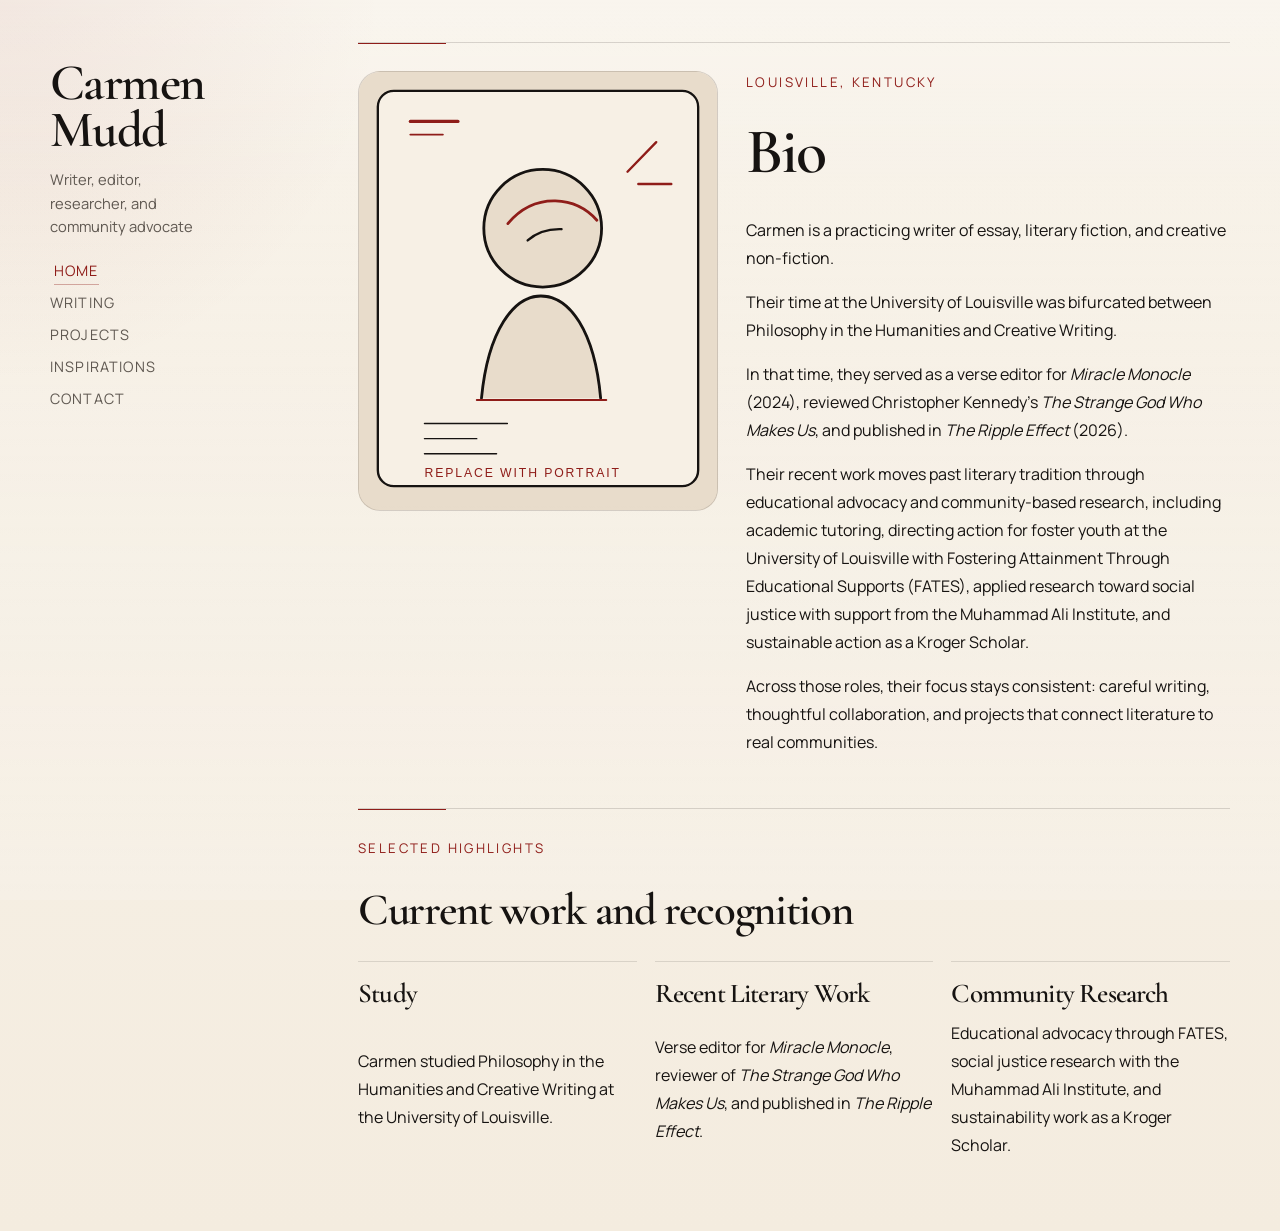
<file: index.html>
<!DOCTYPE html>
<html lang="en">
  <head>
    <meta charset="UTF-8" />
    <meta name="viewport" content="width=device-width, initial-scale=1.0" />
    <title>Carmen Mudd</title>
    <meta
      name="description"
      content="Carmen Mudd is a writer, editor, and researcher based in Louisville."
    />
    <link rel="preconnect" href="https://fonts.googleapis.com" />
    <link rel="preconnect" href="https://fonts.gstatic.com" crossorigin />
    <link
      href="https://fonts.googleapis.com/css2?family=Cormorant+Garamond:wght@400;500;600;700&family=Manrope:wght@400;500;600;700&display=swap"
      rel="stylesheet"
    />
    <link rel="stylesheet" href="styles.css" />
    <script defer src="site.js"></script>
  </head>
  <body data-page="home">
    <div class="page-shell">
      <aside class="site-rail">
        <div class="rail-inner">
          <a class="site-name" href="index.html">Carmen Mudd</a>
          <p class="site-role">Writer, editor, researcher, and community advocate</p>
          <nav class="site-nav" aria-label="Primary">
            <a href="index.html">Home</a>
            <a href="writing.html">Writing</a>
            <a href="projects.html">Projects</a>
            <a href="inspirations.html">Inspirations</a>
            <a href="contact.html">Contact</a>
          </nav>
        </div>
      </aside>

      <main class="page-main">
        <section class="hero reveal">
          <div class="media-card portrait-card">
            <img
              src="assets/home-portrait-placeholder.svg"
              alt="Sketch-inspired portrait placeholder"
            />
          </div>
          <div class="hero-copy">
            <p class="eyebrow">Louisville, Kentucky</p>
            <h1>Bio</h1>
            <p>
              Carmen is a practicing writer of essay, literary fiction, and
              creative non-fiction.
            </p>
            <p>
              Their time at the University of Louisville was bifurcated between
              Philosophy in the Humanities and Creative Writing.
            </p>
            <p>
              In that time, they served as a verse editor for
              <em>Miracle Monocle</em> (2024), reviewed Christopher Kennedy's
              <em>The Strange God Who Makes Us</em>, and published in
              <em>The Ripple Effect</em> (2026).
            </p>
            <p>
              Their recent work moves past literary tradition through educational
              advocacy and community-based research, including academic tutoring,
              directing action for foster youth at the University of Louisville with
              Fostering Attainment Through Educational Supports (FATES), applied
              research toward social justice with support from the Muhammad Ali
              Institute, and sustainable action as a Kroger Scholar.
            </p>
            <p>
              Across those roles, their focus stays consistent: careful writing,
              thoughtful collaboration, and projects that connect literature to real
              communities.
            </p>
          </div>
        </section>

        <section class="section reveal">
          <div class="section-heading">
            <p class="eyebrow">Selected Highlights</p>
            <h2>Current work and recognition</h2>
          </div>
          <div class="feature-grid">
            <article class="feature-card">
              <h3>Study</h3>
              <p>
                Carmen studied Philosophy in the Humanities and Creative Writing at
                the University of Louisville.
              </p>
            </article>
            <article class="feature-card">
              <h3>Recent Literary Work</h3>
              <p>
                Verse editor for <em>Miracle Monocle</em>, reviewer of
                <em>The Strange God Who Makes Us</em>, and published in
                <em>The Ripple Effect</em>.
              </p>
            </article>
            <article class="feature-card">
              <h3>Community Research</h3>
              <p>
                Educational advocacy through FATES, social justice research with
                the Muhammad Ali Institute, and sustainability work as a Kroger
                Scholar.
              </p>
            </article>
          </div>
        </section>
      </main>
    </div>
  </body>
</html>
</file>
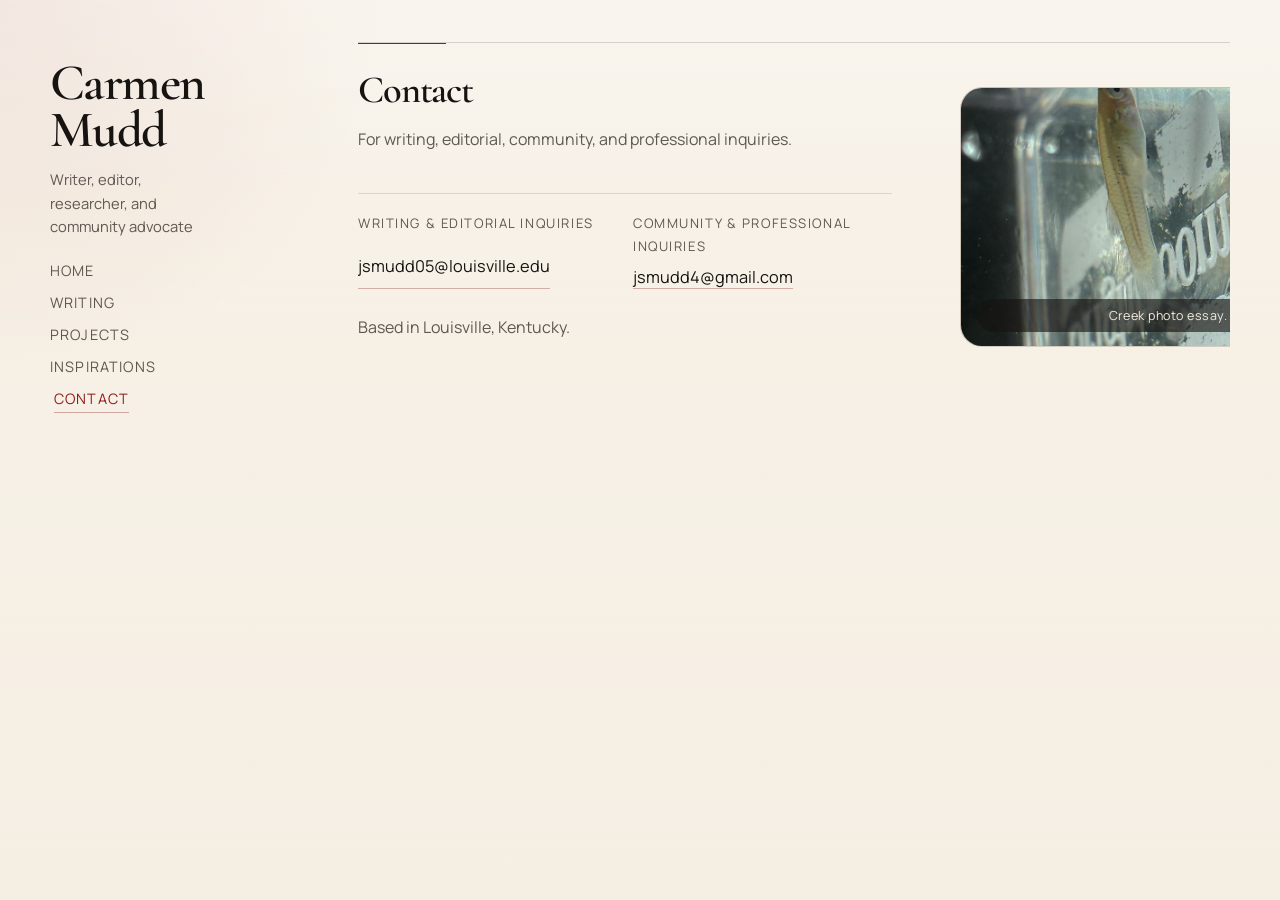
<file: contact.html>
<!DOCTYPE html>
<html lang="en">
  <head>
    <meta charset="UTF-8" />
    <meta name="viewport" content="width=device-width, initial-scale=1.0" />
    <title>Contact | Carmen Mudd</title>
    <meta
      name="description"
      content="Contact information for Carmen Mudd."
    />
    <link rel="preconnect" href="https://fonts.googleapis.com" />
    <link rel="preconnect" href="https://fonts.gstatic.com" crossorigin />
    <link
      href="https://fonts.googleapis.com/css2?family=Cormorant+Garamond:wght@400;500;600;700&family=Manrope:wght@400;500;600;700&display=swap"
      rel="stylesheet"
    />
    <link rel="stylesheet" href="styles.css" />
    <script defer src="site.js"></script>
  </head>
  <body data-page="contact">
    <div class="page-shell">
      <aside class="site-rail">
        <div class="rail-inner">
          <a class="site-name" href="index.html">Carmen Mudd</a>
          <p class="site-role">Writer, editor, researcher, and community advocate</p>
          <nav class="site-nav" aria-label="Primary">
            <a href="index.html">Home</a>
            <a href="writing.html">Writing</a>
            <a href="projects.html">Projects</a>
            <a href="inspirations.html">Inspirations</a>
            <a href="contact.html">Contact</a>
          </nav>
        </div>
      </aside>

      <main class="page-main">
        <section class="section section-with-media reveal">
          <div class="section-heading page-header-stack">
            <h1 class="page-title-minimal">Contact</h1>
            <p class="section-note">
              For writing, editorial, community, and professional inquiries.
            </p>
            <div class="header-content-block">
              <div class="contact-block">
                <div class="contact-grid">
                  <div class="contact-entry">
                    <p class="contact-label">Writing &amp; Editorial Inquiries</p>
                    <a class="contact-link" href="mailto:jsmudd05@louisville.edu">
                      jsmudd05@louisville.edu
                    </a>
                  </div>
                  <div class="contact-entry">
                    <p class="contact-label">Community &amp; Professional Inquiries</p>
                    <a class="contact-link" href="mailto:jsmudd4@gmail.com">
                      jsmudd4@gmail.com
                    </a>
                  </div>
                </div>
                <p class="contact-note">
                  Based in Louisville, Kentucky.
                </p>
              </div>
            </div>
          </div>
          <figure class="media-card landscape-card">
            <img
              src="assets/creek-shiner.jpg"
              alt="Bigeye shiner photographed in a clear container"
            />
            <figcaption>Creek photo essay.</figcaption>
          </figure>
        </section>
      </main>
    </div>
  </body>
</html>
</file>
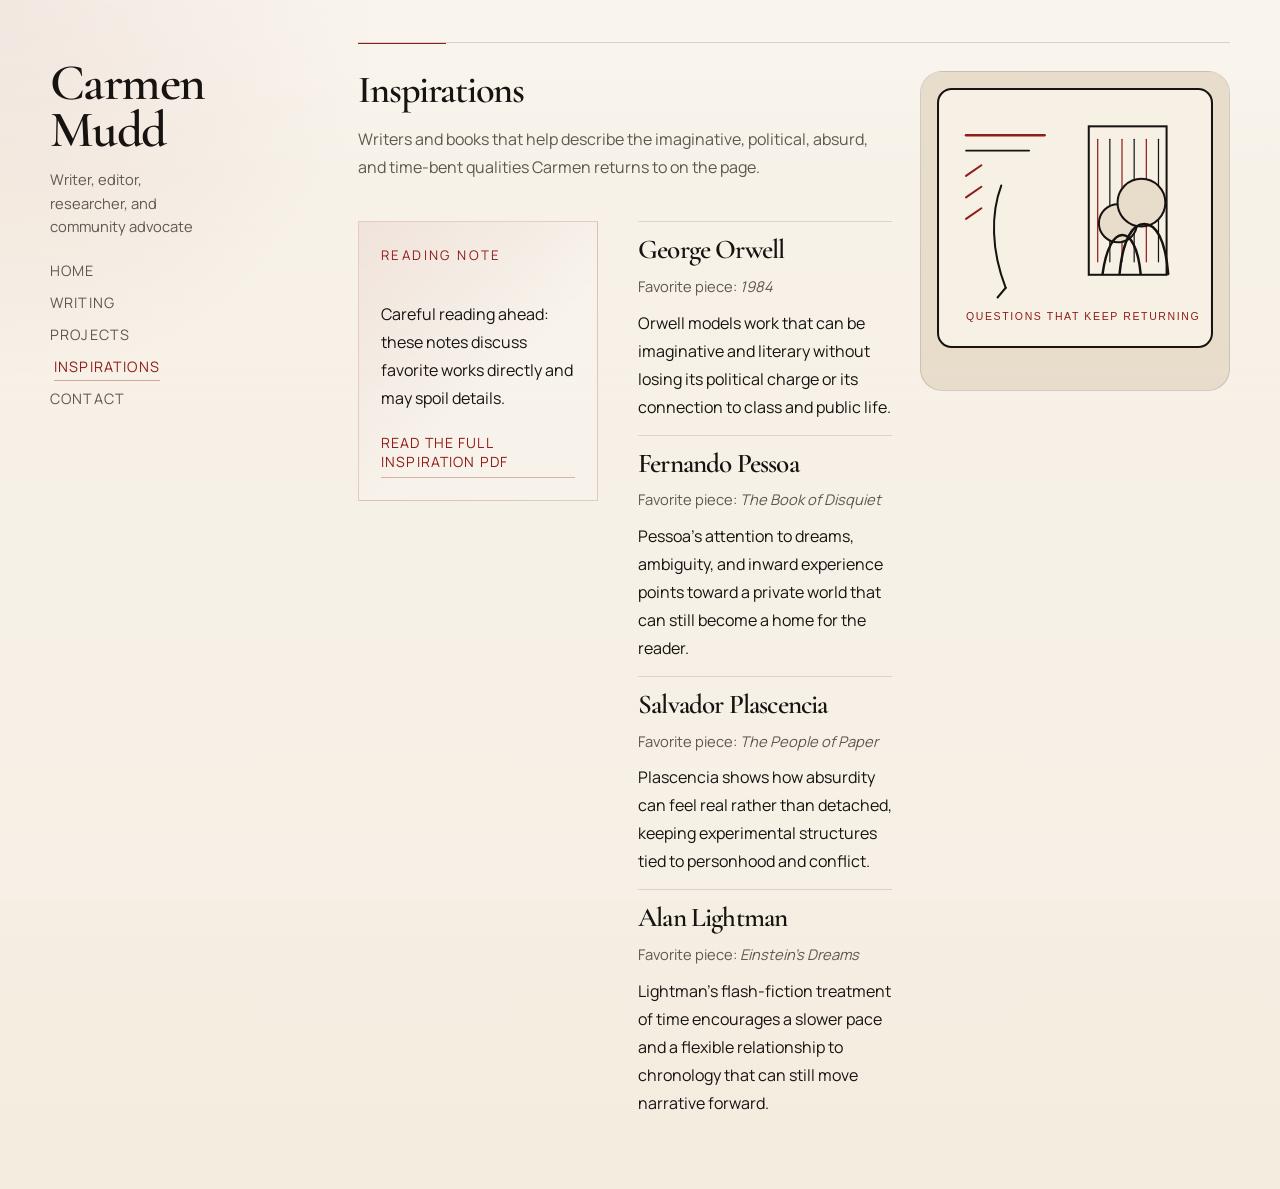
<file: inspirations.html>
<!DOCTYPE html>
<html lang="en">
  <head>
    <meta charset="UTF-8" />
    <meta name="viewport" content="width=device-width, initial-scale=1.0" />
    <title>Inspirations | Carmen Mudd</title>
    <meta
      name="description"
      content="Writers, books, and ideas that shape Carmen Mudd's work."
    />
    <link rel="preconnect" href="https://fonts.googleapis.com" />
    <link rel="preconnect" href="https://fonts.gstatic.com" crossorigin />
    <link
      href="https://fonts.googleapis.com/css2?family=Cormorant+Garamond:wght@400;500;600;700&family=Manrope:wght@400;500;600;700&display=swap"
      rel="stylesheet"
    />
    <link rel="stylesheet" href="styles.css" />
    <script defer src="site.js"></script>
  </head>
  <body data-page="inspirations">
    <div class="page-shell">
      <aside class="site-rail">
        <div class="rail-inner">
          <a class="site-name" href="index.html">Carmen Mudd</a>
          <p class="site-role">Writer, editor, researcher, and community advocate</p>
          <nav class="site-nav" aria-label="Primary">
            <a href="index.html">Home</a>
            <a href="writing.html">Writing</a>
            <a href="projects.html">Projects</a>
            <a href="inspirations.html">Inspirations</a>
            <a href="contact.html">Contact</a>
          </nav>
        </div>
      </aside>

      <main class="page-main">
        <section class="section section-with-media reveal">
          <div class="section-heading page-header-stack">
            <h1 class="page-title-minimal">Inspirations</h1>
            <p class="section-note">
              Writers and books that help describe the imaginative, political,
              absurd, and time-bent qualities Carmen returns to on the page.
            </p>
            <div class="header-content-block">
              <div class="inspiration-layout">
                <aside class="inspo-banner" aria-label="Reading note">
                  <p class="eyebrow">Reading Note</p>
                  <p>
                    Careful reading ahead: these notes discuss favorite works
                    directly and may spoil details.
                  </p>
                  <a
                    class="text-link"
                    href="assets/pdfs/website-page-inspo.pdf"
                    target="_blank"
                    rel="noopener"
                  >
                    Read the full inspiration PDF
                  </a>
                </aside>

                <div class="listing">
                  <article class="listing-item">
                    <h3>George Orwell</h3>
                    <p class="favorite-piece">Favorite piece: <em>1984</em></p>
                    <p>
                      Orwell models work that can be imaginative and literary
                      without losing its political charge or its connection to
                      class and public life.
                    </p>
                  </article>
                  <article class="listing-item">
                    <h3>Fernando Pessoa</h3>
                    <p class="favorite-piece">
                      Favorite piece: <em>The Book of Disquiet</em>
                    </p>
                    <p>
                      Pessoa's attention to dreams, ambiguity, and inward
                      experience points toward a private world that can still
                      become a home for the reader.
                    </p>
                  </article>
                  <article class="listing-item">
                    <h3>Salvador Plascencia</h3>
                    <p class="favorite-piece">
                      Favorite piece: <em>The People of Paper</em>
                    </p>
                    <p>
                      Plascencia shows how absurdity can feel real rather than
                      detached, keeping experimental structures tied to
                      personhood and conflict.
                    </p>
                  </article>
                  <article class="listing-item">
                    <h3>Alan Lightman</h3>
                    <p class="favorite-piece">
                      Favorite piece: <em>Einstein's Dreams</em>
                    </p>
                    <p>
                      Lightman's flash-fiction treatment of time encourages a
                      slower pace and a flexible relationship to chronology that
                      can still move narrative forward.
                    </p>
                  </article>
                </div>
              </div>
            </div>
          </div>
          <div class="media-card">
            <img
              src="assets/inspirations-rain.svg"
              alt="Abstract window illustration with rain lines"
            />
          </div>
        </section>
      </main>
    </div>
  </body>
</html>
</file>
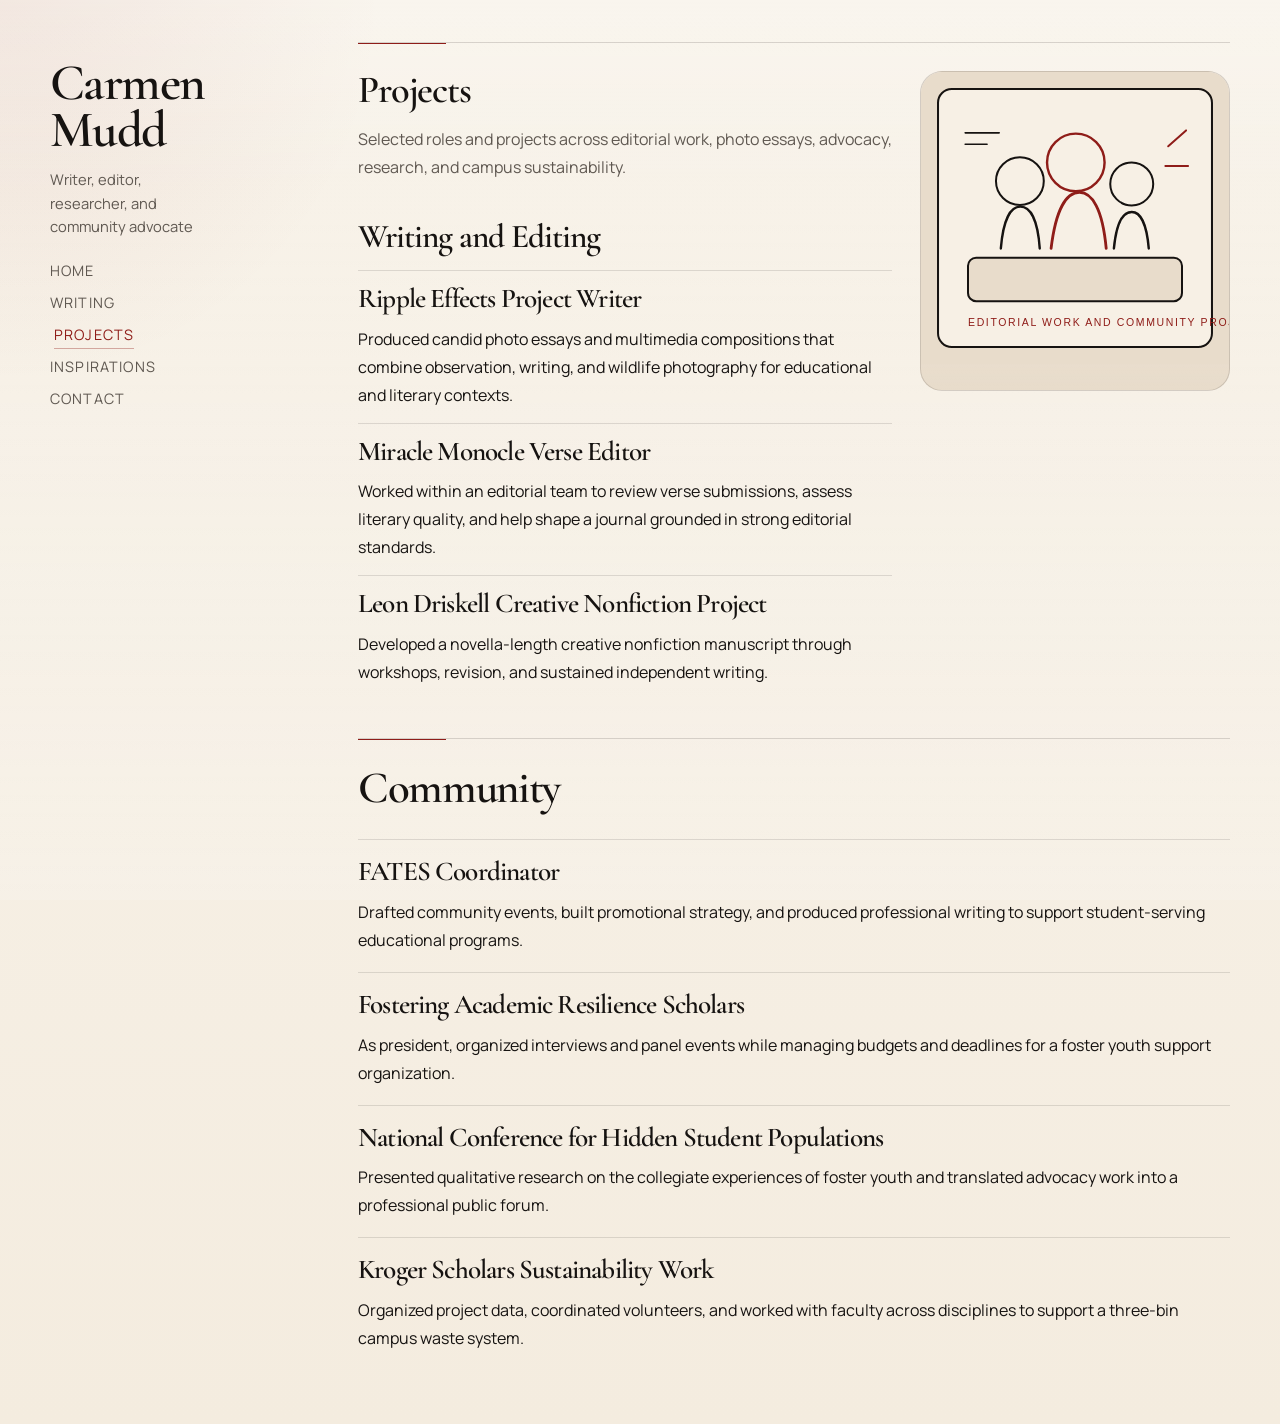
<file: projects.html>
<!DOCTYPE html>
<html lang="en">
  <head>
    <meta charset="UTF-8" />
    <meta name="viewport" content="width=device-width, initial-scale=1.0" />
    <title>Projects | Carmen Mudd</title>
    <meta
      name="description"
      content="Selected writing and community projects by Carmen Mudd."
    />
    <link rel="preconnect" href="https://fonts.googleapis.com" />
    <link rel="preconnect" href="https://fonts.gstatic.com" crossorigin />
    <link
      href="https://fonts.googleapis.com/css2?family=Cormorant+Garamond:wght@400;500;600;700&family=Manrope:wght@400;500;600;700&display=swap"
      rel="stylesheet"
    />
    <link rel="stylesheet" href="styles.css" />
    <script defer src="site.js"></script>
  </head>
  <body data-page="projects">
    <div class="page-shell">
      <aside class="site-rail">
        <div class="rail-inner">
          <a class="site-name" href="index.html">Carmen Mudd</a>
          <p class="site-role">Writer, editor, researcher, and community advocate</p>
          <nav class="site-nav" aria-label="Primary">
            <a href="index.html">Home</a>
            <a href="writing.html">Writing</a>
            <a href="projects.html">Projects</a>
            <a href="inspirations.html">Inspirations</a>
            <a href="contact.html">Contact</a>
          </nav>
        </div>
      </aside>

      <main class="page-main">
        <section class="section section-with-media reveal">
          <div class="section-heading">
            <h1 class="page-title-minimal">Projects</h1>
            <p class="project-intro">
              Selected roles and projects across editorial work, photo essays,
              advocacy, research, and campus sustainability.
            </p>
            <div class="project-hero-list">
              <h2>Writing and Editing</h2>
              <div class="listing">
                <article class="listing-item">
                  <h3>Ripple Effects Project Writer</h3>
                  <p>
                    Produced candid photo essays and multimedia compositions that
                    combine observation, writing, and wildlife photography for
                    educational and literary contexts.
                  </p>
                </article>
                <article class="listing-item">
                  <h3>Miracle Monocle Verse Editor</h3>
                  <p>
                    Worked within an editorial team to review verse submissions,
                    assess literary quality, and help shape a journal grounded in
                    strong editorial standards.
                  </p>
                </article>
                <article class="listing-item">
                  <h3>Leon Driskell Creative Nonfiction Project</h3>
                  <p>
                    Developed a novella-length creative nonfiction manuscript
                    through workshops, revision, and sustained independent writing.
                  </p>
                </article>
              </div>
            </div>
          </div>
          <div class="media-card">
            <img src="assets/projects-people.svg" alt="Abstract community illustration" />
          </div>
        </section>

        <section class="section reveal">
          <div class="section-heading">
            <h2>Community</h2>
          </div>
          <div class="listing">
            <article class="listing-item">
              <h3>FATES Coordinator</h3>
              <p>
                Drafted community events, built promotional strategy, and produced
                professional writing to support student-serving educational programs.
              </p>
            </article>
            <article class="listing-item">
              <h3>Fostering Academic Resilience Scholars</h3>
              <p>
                As president, organized interviews and panel events while managing
                budgets and deadlines for a foster youth support organization.
              </p>
            </article>
            <article class="listing-item">
              <h3>National Conference for Hidden Student Populations</h3>
              <p>
                Presented qualitative research on the collegiate experiences of
                foster youth and translated advocacy work into a professional public
                forum.
              </p>
            </article>
            <article class="listing-item">
              <h3>Kroger Scholars Sustainability Work</h3>
              <p>
                Organized project data, coordinated volunteers, and worked with
                faculty across disciplines to support a three-bin campus waste
                system.
              </p>
            </article>
          </div>
        </section>
      </main>
    </div>
  </body>
</html>
</file>
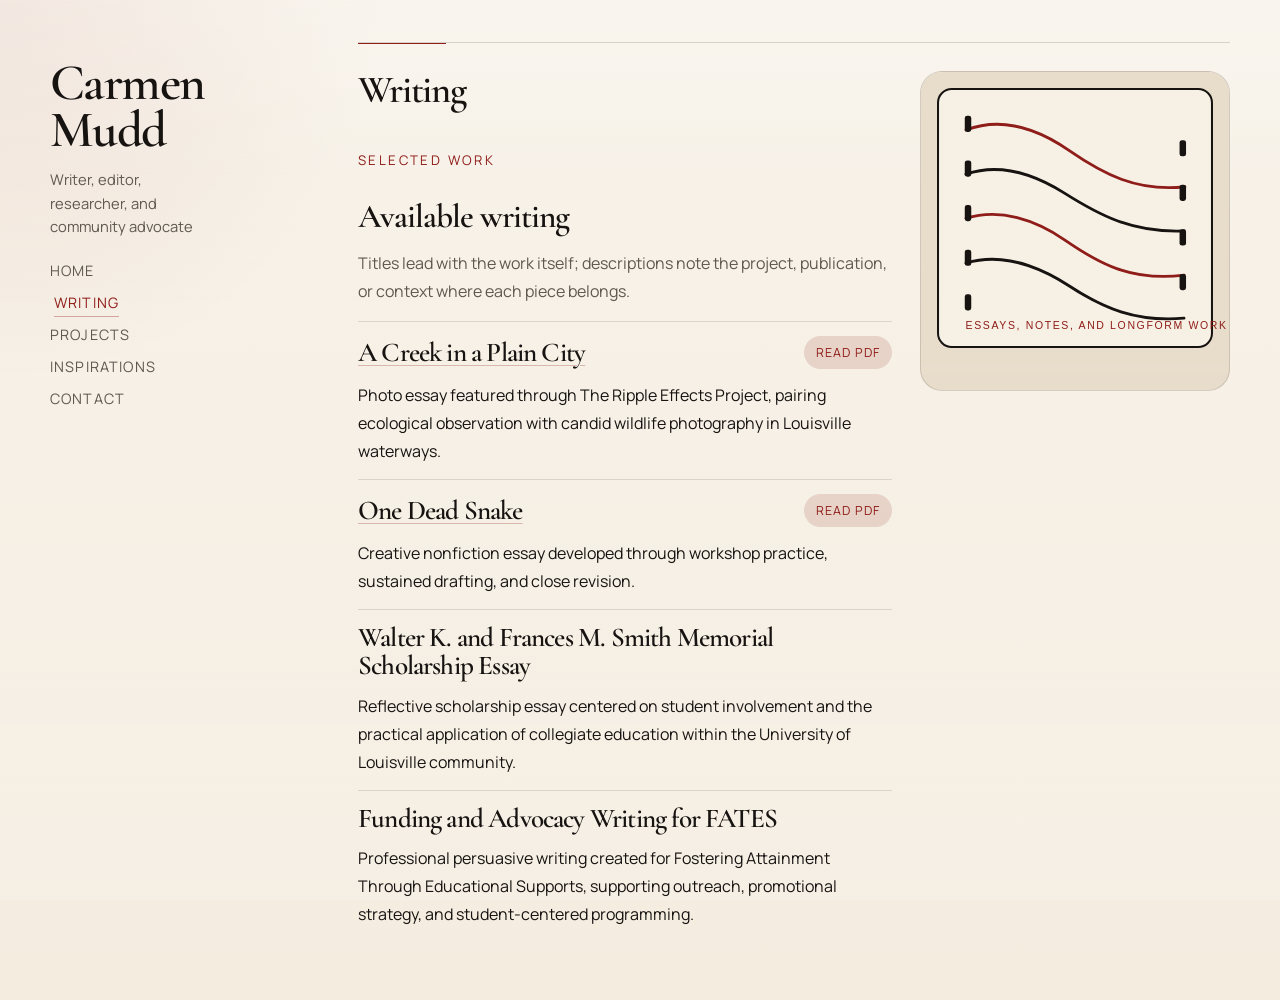
<file: writing.html>
<!DOCTYPE html>
<html lang="en">
  <head>
    <meta charset="UTF-8" />
    <meta name="viewport" content="width=device-width, initial-scale=1.0" />
    <title>Writing | Carmen Mudd</title>
    <meta
      name="description"
      content="Selected writing by Carmen Mudd, including essays and creative nonfiction."
    />
    <link rel="preconnect" href="https://fonts.googleapis.com" />
    <link rel="preconnect" href="https://fonts.gstatic.com" crossorigin />
    <link
      href="https://fonts.googleapis.com/css2?family=Cormorant+Garamond:wght@400;500;600;700&family=Manrope:wght@400;500;600;700&display=swap"
      rel="stylesheet"
    />
    <link rel="stylesheet" href="styles.css" />
    <script defer src="site.js"></script>
  </head>
  <body data-page="writing">
    <div class="page-shell">
      <aside class="site-rail">
        <div class="rail-inner">
          <a class="site-name" href="index.html">Carmen Mudd</a>
          <p class="site-role">Writer, editor, researcher, and community advocate</p>
          <nav class="site-nav" aria-label="Primary">
            <a href="index.html">Home</a>
            <a href="writing.html">Writing</a>
            <a href="projects.html">Projects</a>
            <a href="inspirations.html">Inspirations</a>
            <a href="contact.html">Contact</a>
          </nav>
        </div>
      </aside>

      <main class="page-main">
        <section class="section section-with-media reveal">
          <div class="section-heading page-header-stack">
            <h1 class="page-title-minimal">Writing</h1>
            <div class="header-content-block works-section">
              <p class="eyebrow">Selected Work</p>
              <h2>Available writing</h2>
              <p class="section-note">
                Titles lead with the work itself; descriptions note the project,
                publication, or context where each piece belongs.
              </p>
              <div class="listing works-list">
                <article class="listing-item">
                  <div class="item-topline">
                    <h3>
                      <a
                        class="title-link"
                        href="assets/pdfs/a-creek-in-a-plain-city-mudd.pdf"
                        target="_blank"
                        rel="noopener"
                      >
                        A Creek in a Plain City
                      </a>
                    </h3>
                    <a
                      class="status-pill"
                      href="assets/pdfs/a-creek-in-a-plain-city-mudd.pdf"
                      target="_blank"
                      rel="noopener"
                    >
                      Read PDF
                    </a>
                  </div>
                  <p>
                    Photo essay featured through The Ripple Effects Project,
                    pairing ecological observation with candid wildlife photography
                    in Louisville waterways.
                  </p>
                </article>
                <article class="listing-item">
                  <div class="item-topline">
                    <h3>
                      <a
                        class="title-link"
                        href="assets/pdfs/one-dead-snake-2.pdf"
                        target="_blank"
                        rel="noopener"
                      >
                        One Dead Snake
                      </a>
                    </h3>
                    <a
                      class="status-pill"
                      href="assets/pdfs/one-dead-snake-2.pdf"
                      target="_blank"
                      rel="noopener"
                    >
                      Read PDF
                    </a>
                  </div>
                  <p>
                    Creative nonfiction essay developed through workshop practice,
                    sustained drafting, and close revision.
                  </p>
                </article>
                <article class="listing-item">
                  <h3>Walter K. and Frances M. Smith Memorial Scholarship Essay</h3>
                  <p>
                    Reflective scholarship essay centered on student involvement
                    and the practical application of collegiate education within
                    the University of Louisville community.
                  </p>
                </article>
                <article class="listing-item">
                  <h3>Funding and Advocacy Writing for FATES</h3>
                  <p>
                    Professional persuasive writing created for Fostering
                    Attainment Through Educational Supports, supporting outreach,
                    promotional strategy, and student-centered programming.
                  </p>
                </article>
              </div>
            </div>
          </div>
          <div class="media-card">
            <img src="assets/writing-film.svg" alt="Abstract film-strip illustration" />
          </div>
        </section>
      </main>
    </div>
  </body>
</html>
</file>
<file: styles.css>
:root {
  --cream: #f4ecdf;
  --cream-deep: #e8dccb;
  --ink: #161311;
  --muted: #5f5851;
  --red: #8f1d19;
  --red-soft: rgba(143, 29, 25, 0.14);
  --line: rgba(22, 19, 17, 0.15);
  --shadow: 0 24px 80px rgba(22, 19, 17, 0.09);
  --radius: 28px;
}

*,
*::before,
*::after {
  box-sizing: border-box;
}

html {
  scroll-behavior: smooth;
}

body {
  margin: 0;
  min-height: 100vh;
  font-family: "Manrope", sans-serif;
  color: var(--ink);
  background:
    radial-gradient(circle at top left, rgba(143, 29, 25, 0.08), transparent 24rem),
    linear-gradient(180deg, #f8f3ea 0%, var(--cream) 100%);
}

body::before {
  content: "";
  position: fixed;
  inset: 0;
  pointer-events: none;
  background:
    linear-gradient(
      180deg,
      rgba(255, 255, 255, 0.35) 0%,
      rgba(255, 255, 255, 0) 24%,
      rgba(255, 255, 255, 0.25) 100%
    );
  opacity: 0.6;
}

a {
  color: inherit;
}

img {
  display: block;
  width: 100%;
  height: auto;
}

.page-shell {
  width: min(1180px, calc(100% - 48px));
  margin: 0 auto;
  display: grid;
  grid-template-columns: 260px minmax(0, 1fr);
  gap: 48px;
  padding: 42px 0 72px;
}

.site-rail {
  position: relative;
}

.rail-inner {
  position: sticky;
  top: 32px;
  padding: 18px 0 0;
}

.site-name {
  display: inline-block;
  font-family: "Cormorant Garamond", serif;
  font-size: clamp(2.7rem, 4vw, 4rem);
  line-height: 0.92;
  font-weight: 600;
  letter-spacing: -0.03em;
  text-decoration: none;
  max-width: 5ch;
}

.site-role {
  margin: 14px 0 22px;
  max-width: 18ch;
  color: var(--muted);
  font-size: 0.92rem;
  line-height: 1.6;
}

.site-nav {
  display: grid;
  gap: 8px;
}

.site-nav a {
  width: fit-content;
  font-size: 0.9rem;
  letter-spacing: 0.08em;
  text-transform: uppercase;
  text-decoration: none;
  color: var(--muted);
  padding-bottom: 4px;
  border-bottom: 1px solid transparent;
  transition: color 180ms ease, border-color 180ms ease, transform 180ms ease;
}

.site-nav a:hover,
.site-nav a:focus-visible,
.site-nav a.is-active {
  color: var(--red);
  border-color: rgba(143, 29, 25, 0.35);
  transform: translateX(4px);
}

.page-main {
  display: grid;
  gap: 52px;
}

.hero,
.section {
  position: relative;
  padding: 28px 0 0;
  border-top: 1px solid var(--line);
  border-radius: 0;
  background: transparent;
  box-shadow: none;
  overflow: hidden;
}

.hero::before,
.section::before {
  content: "";
  position: absolute;
  top: 0;
  left: 0;
  width: 88px;
  height: 1px;
  background: var(--red);
  pointer-events: none;
}

.hero {
  display: grid;
  grid-template-columns: minmax(260px, 360px) minmax(0, 1fr);
  gap: 28px;
  align-items: start;
}

.section-with-media {
  display: grid;
  grid-template-columns: minmax(0, 1fr) 310px;
  gap: 28px;
  align-items: start;
}

.media-card {
  position: relative;
  border-radius: calc(var(--radius) - 6px);
  overflow: hidden;
  border: 1px solid rgba(22, 19, 17, 0.14);
  background:
    linear-gradient(180deg, rgba(255, 255, 255, 0.42), rgba(255, 255, 255, 0)),
    var(--cream-deep);
  min-height: 320px;
}

.portrait-card {
  min-height: 440px;
}

.hero-copy,
.section-heading,
.listing,
.contact-block,
.feature-grid {
  position: relative;
  z-index: 1;
}

.eyebrow {
  margin: 0 0 12px;
  color: var(--red);
  font-size: 0.83rem;
  letter-spacing: 0.18em;
  text-transform: uppercase;
}

h1,
h2,
h3 {
  margin: 0;
  font-family: "Cormorant Garamond", serif;
  font-weight: 600;
  letter-spacing: -0.03em;
}

h1 {
  font-size: clamp(3rem, 5vw, 4.75rem);
  line-height: 0.94;
  margin-bottom: 18px;
}

.page-title-minimal {
  font-size: clamp(2.2rem, 3vw, 2.9rem);
  line-height: 1;
  margin-bottom: 0;
}

h2 {
  font-size: clamp(2.2rem, 3.5vw, 3rem);
  line-height: 0.98;
}

h3 {
  font-size: 1.7rem;
  line-height: 1.02;
}

p {
  margin: 0;
  font-size: 1rem;
  line-height: 1.75;
}

.lead {
  font-size: 1.15rem;
  line-height: 1.8;
  max-width: 60ch;
}

.hero-copy,
.section-heading {
  display: grid;
  gap: 16px;
}

.page-header-stack {
  align-content: start;
}

.header-content-block {
  display: grid;
  gap: 16px;
  margin-top: 24px;
}

.header-content-block h2 {
  font-size: clamp(1.9rem, 2.6vw, 2.45rem);
}

.header-content-block .listing {
  margin-top: 0;
  gap: 14px;
}

.header-content-block .listing-item {
  padding-top: 14px;
}

.section-note,
.project-intro {
  max-width: 54ch;
  color: var(--muted);
}

.project-hero-list {
  display: grid;
  gap: 16px;
  margin-top: 24px;
}

.project-hero-list h2 {
  font-size: clamp(1.9rem, 2.6vw, 2.45rem);
}

.project-hero-list .listing {
  margin-top: 0;
  gap: 14px;
}

.project-hero-list .listing-item {
  padding-top: 14px;
}

.feature-grid {
  margin-top: 28px;
  display: grid;
  grid-template-columns: repeat(3, minmax(0, 1fr));
  gap: 18px;
}

.feature-card,
.listing-item,
.contact-block {
  border-radius: 0;
  border: 0;
  border-top: 1px solid rgba(22, 19, 17, 0.12);
  background: transparent;
  padding: 18px 0 0;
}

.feature-card {
  display: grid;
  gap: 12px;
}

.listing {
  margin-top: 28px;
  display: grid;
  gap: 18px;
}

.listing-item {
  display: grid;
  gap: 12px;
}

.works-list {
  margin-top: 32px;
}

.item-topline {
  display: flex;
  flex-wrap: wrap;
  gap: 12px;
  align-items: center;
  justify-content: space-between;
}

.title-link {
  text-decoration-color: rgba(143, 29, 25, 0.28);
  text-decoration-thickness: 1px;
  text-underline-offset: 0.16em;
  transition: color 180ms ease, text-decoration-color 180ms ease;
}

.title-link:hover,
.title-link:focus-visible {
  color: var(--red);
  text-decoration-color: var(--red);
}

.status-pill {
  display: inline-flex;
  align-items: center;
  border-radius: 999px;
  padding: 8px 12px;
  background: var(--red-soft);
  color: var(--red);
  font-size: 0.78rem;
  letter-spacing: 0.08em;
  text-transform: uppercase;
  text-decoration: none;
  white-space: nowrap;
  transition: background 180ms ease, transform 180ms ease;
}

a.status-pill:hover,
a.status-pill:focus-visible {
  background: rgba(143, 29, 25, 0.22);
  transform: translateY(-1px);
}

.text-link {
  width: fit-content;
  color: var(--red);
  font-size: 0.88rem;
  letter-spacing: 0.08em;
  text-transform: uppercase;
  text-decoration: none;
  border-bottom: 1px solid rgba(143, 29, 25, 0.3);
}

.text-link:hover,
.text-link:focus-visible {
  border-color: var(--red);
}

.inspiration-layout {
  display: grid;
  grid-template-columns: minmax(180px, 240px) minmax(0, 1fr);
  gap: 40px;
  align-items: start;
}

.inspiration-layout .listing {
  margin-top: 0;
}

.inspo-banner {
  position: sticky;
  top: 32px;
  display: grid;
  gap: 14px;
  min-height: 280px;
  padding: 22px;
  border: 1px solid rgba(143, 29, 25, 0.18);
  background:
    linear-gradient(135deg, rgba(143, 29, 25, 0.08), transparent 58%),
    rgba(255, 255, 255, 0.18);
}

.favorite-piece {
  color: var(--muted);
  font-size: 0.92rem;
  line-height: 1.4;
}

.contact-block {
  display: grid;
  gap: 24px;
  width: min(100%, 640px);
}

.contact-grid {
  display: grid;
  grid-template-columns: repeat(2, minmax(0, 1fr));
  gap: 16px;
}

.landscape-card {
  min-height: 260px;
  aspect-ratio: 16 / 10;
}

.landscape-card img {
  height: 100%;
  object-fit: cover;
}

.landscape-card figcaption {
  position: absolute;
  left: 16px;
  right: 16px;
  bottom: 14px;
  margin: 0;
  padding: 8px 10px;
  color: var(--cream);
  background: rgba(22, 19, 17, 0.62);
  border-radius: 999px;
  font-size: 0.78rem;
  letter-spacing: 0.04em;
  text-align: center;
}

.contact-entry {
  display: grid;
  gap: 8px;
  min-width: 0;
}

.contact-label {
  color: var(--muted);
  font-size: 0.82rem;
  letter-spacing: 0.12em;
  text-transform: uppercase;
}

.contact-link {
  width: fit-content;
  font-size: clamp(1.2rem, 2vw, 1.6rem);
  max-width: 100%;
  text-decoration: none;
  border-bottom: 1px solid rgba(143, 29, 25, 0.32);
  transition: color 180ms ease, border-color 180ms ease;
}

.contact-grid .contact-link {
  font-size: clamp(1.02rem, 1.25vw, 1.18rem);
  overflow-wrap: anywhere;
}

.contact-link:hover,
.contact-link:focus-visible {
  color: var(--red);
  border-color: var(--red);
}

.contact-note {
  color: var(--muted);
}

.reveal {
  opacity: 0;
  transform: translateY(22px);
  animation: rise 700ms cubic-bezier(0.2, 0.8, 0.2, 1) forwards;
}

.reveal:nth-of-type(2) {
  animation-delay: 120ms;
}

.reveal:nth-of-type(3) {
  animation-delay: 220ms;
}

@keyframes rise {
  to {
    opacity: 1;
    transform: translateY(0);
  }
}

@media (max-width: 980px) {
  .page-shell {
    width: min(100% - 32px, 760px);
    grid-template-columns: 1fr;
    gap: 26px;
  }

  .rail-inner {
    position: static;
    padding-top: 0;
  }

  .site-name {
    max-width: none;
  }

  .site-role {
    max-width: 30ch;
  }

  .site-nav {
    display: flex;
    flex-wrap: wrap;
    gap: 8px 14px;
    overflow-x: visible;
    padding-bottom: 0;
  }

  .site-nav a:hover,
  .site-nav a:focus-visible,
  .site-nav a.is-active {
    transform: none;
  }

  .hero,
  .section-with-media,
  .inspiration-layout,
  .feature-grid {
    grid-template-columns: 1fr;
  }

  .inspo-banner {
    position: static;
    min-height: auto;
  }

  .contact-grid {
    grid-template-columns: 1fr;
  }

  .portrait-card,
  .media-card {
    min-height: 260px;
  }
}

@media (max-width: 640px) {
  .page-shell {
    width: calc(100% - 20px);
    padding: 20px 0 48px;
  }

  .hero,
  .section {
    padding-top: 22px;
  }

  h1 {
    font-size: 2.65rem;
  }

  h2 {
    font-size: 2rem;
  }

  h3 {
    font-size: 1.42rem;
  }

  p,
  .lead {
    font-size: 0.98rem;
  }
}
</file>
